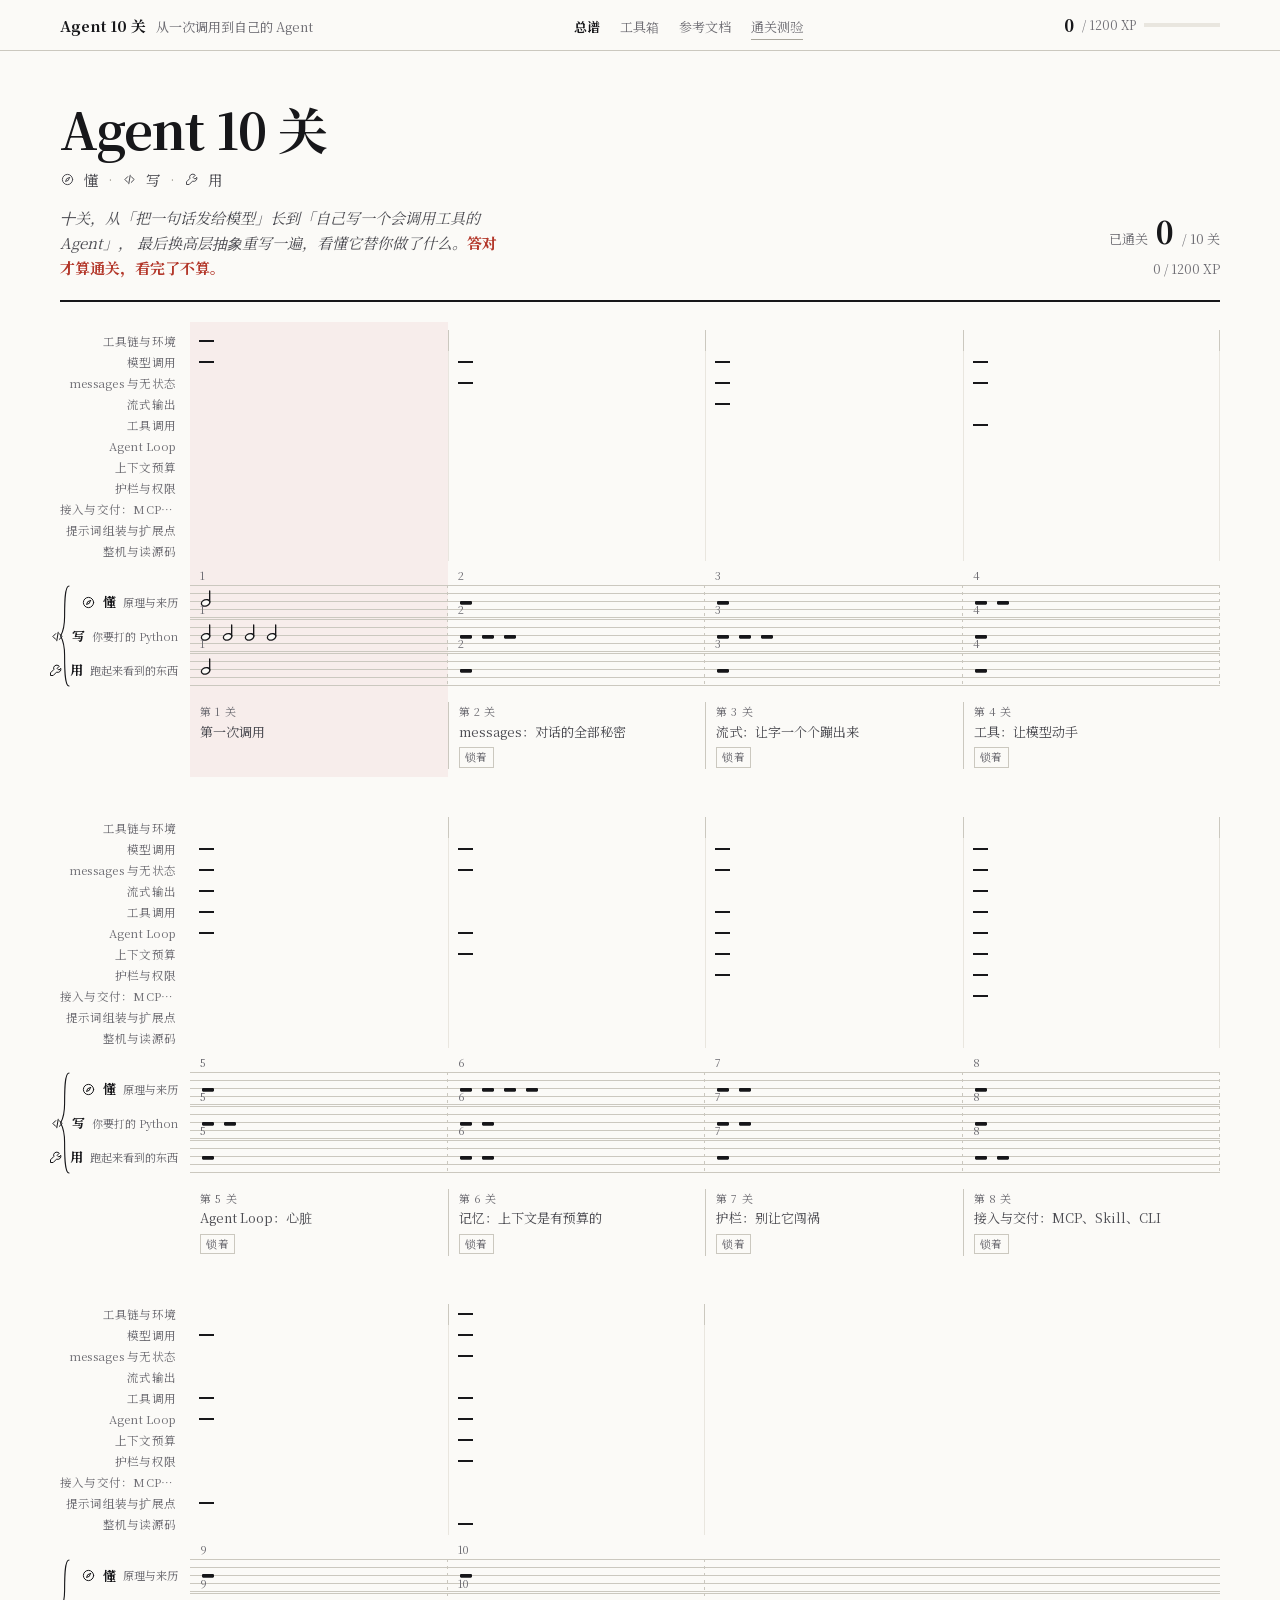
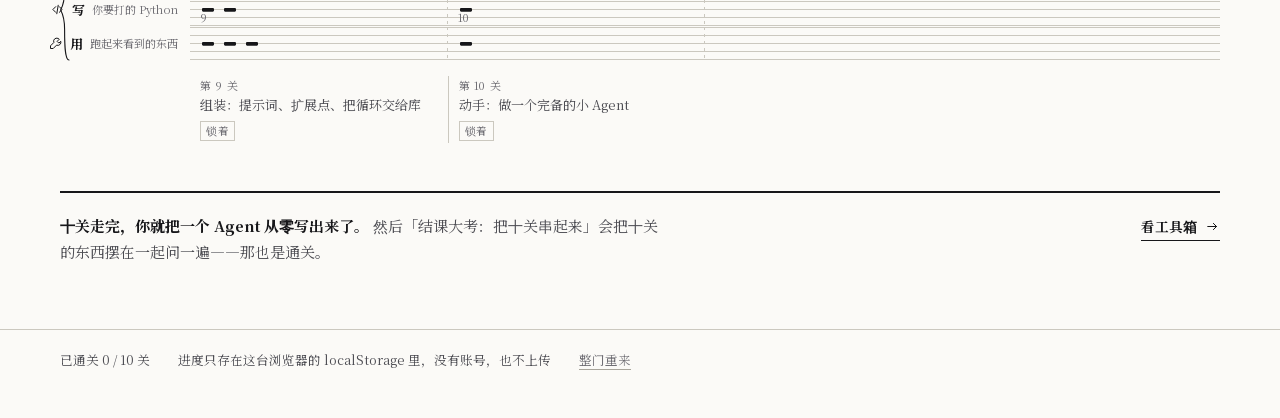
<file: AgentX/课程教程站点/index.html>
<!doctype html>
<html lang="zh-CN">
  <head>
    <meta charset="UTF-8" />
    <meta name="viewport" content="width=device-width, initial-scale=1.0" />
    <title>Agent 10 关 · 从一次调用到自己的 Agent</title>
    <meta
      name="description"
      content="十关 Python 课程：从把一句话发给模型，到自己写一个完备的 Agent，再到读别人的源码。每关都有讲解、架构图、可动手的演示和通关测验。"
    />
    <link rel="icon" type="image/svg+xml" href="./favicon.svg" />
    <meta name="theme-color" content="#fbfaf7" />
    <script type="module" crossorigin src="./assets/index-D-KD6vcd.js"></script>
    <link rel="stylesheet" crossorigin href="./assets/index-BgAzzBqr.css">
  </head>
  <body>
    <div id="app"></div>
  </body>
</html>
</file>
<file: AgentX/课程教程站点/assets/index-BgAzzBqr.css>
._app_1gezo_1{min-height:100vh;display:flex;flex-direction:column}._skip_1gezo_7{position:absolute;left:-9999px;top:0;z-index:60;padding:10px 18px;background:var(--ink);color:var(--paper);font-size:13px}._skip_1gezo_7:focus{left:0}._head_1gezo_23{position:sticky;top:0;z-index:20;background:color-mix(in srgb,var(--paper) 95%,transparent);border-bottom:1px solid var(--rule)}._headIn_1gezo_31{max-width:var(--shell);margin:0 auto;padding:10px clamp(18px,3.4vw,40px);display:flex;align-items:baseline;justify-content:space-between;gap:22px}._brand_1gezo_41{font-size:15px;font-weight:700;white-space:nowrap}._brand_1gezo_41 span{font-weight:400;font-size:13px;color:var(--ink-3);margin-left:10px}._nav_1gezo_54{display:flex;align-items:baseline;gap:20px;font-size:13px;color:var(--ink-3)}._nav_1gezo_54 a:hover{color:var(--ink)}._nav_1gezo_54 a[aria-current=page]{color:var(--ink);font-weight:700}._examLink_1gezo_71{border-bottom:1px solid var(--rule-2)}._examLink_1gezo_71:hover{border-bottom-color:var(--vermilion);color:var(--vermilion)}._xp_1gezo_80{display:flex;align-items:center;gap:8px;font-size:12px;color:var(--ink-3);white-space:nowrap}._xpNum_1gezo_89{font-family:var(--font-figure);font-variant-numeric:lining-nums tabular-nums;font-size:17px;font-weight:700;color:var(--ink)}._xpBar_1gezo_97{display:block;width:76px;height:4px;background:var(--paper-3);overflow:hidden}._xpBar_1gezo_97 i{display:block;height:100%;background:var(--ink)}._main_1gezo_111{flex:1}._main_1gezo_111:focus,._main_1gezo_111:focus-visible{outline:none}._foot_1gezo_122{border-top:1px solid var(--rule);margin-top:64px}._footIn_1gezo_127{max-width:var(--shell);margin:0 auto;padding:20px clamp(18px,3.4vw,40px) 46px;display:flex;flex-wrap:wrap;align-items:baseline;gap:8px 28px;font-size:12.5px;color:var(--ink-2)}._quiet_1gezo_139{background:none;border:0;padding:0;font-family:inherit;font-size:12.5px;color:var(--ink-3);border-bottom:1px solid var(--rule-2);cursor:pointer}._quiet_1gezo_139:hover{color:var(--vermilion);border-bottom-color:var(--vermilion)}@media(max-width:760px){._brand_1gezo_41 span,._xpBar_1gezo_97{display:none}._headIn_1gezo_31{flex-wrap:wrap;row-gap:6px}._nav_1gezo_54{order:3;width:100%;gap:16px}._nav_1gezo_54 a{white-space:nowrap}}.mark[data-v-0b42496d]{display:block;flex:none}.brace-mark[data-v-0b42496d]{stroke-linejoin:round}.note-glyph[data-v-67e9ed26]{display:block;flex:none;overflow:visible}.ink[data-v-67e9ed26],.head[data-v-67e9ed26]{stroke:currentColor;stroke-width:1.35;vector-effect:non-scaling-stroke}.rest .ink[data-v-67e9ed26]{fill:currentColor}.rehearsed .head[data-v-67e9ed26]{fill:var(--paper)}.ensemble .head[data-v-67e9ed26]{fill:currentColor}.stem[data-v-67e9ed26]{stroke:currentColor;stroke-width:1.35;stroke-linecap:round;vector-effect:non-scaling-stroke;fill:none}._page_120a3_1{max-width:var(--shell);margin:0 auto;padding:clamp(26px,4vw,50px) clamp(18px,3.4vw,40px) 0}._head_120a3_8{display:flex;align-items:flex-end;justify-content:space-between;gap:clamp(20px,4vw,60px);padding-bottom:20px;border-bottom:2px solid var(--ink)}._head_120a3_8 h1{font-size:clamp(30px,4.4vw,50px);line-height:1.08;font-weight:700;letter-spacing:-.02em}._voices_120a3_24{margin-top:12px;font-size:14.5px;color:var(--ink-2);display:flex;align-items:center;gap:9px;flex-wrap:wrap}._voices_120a3_24 i{font-style:normal;color:var(--rule-2)}._character_120a3_40{margin-top:14px;max-width:56ch;font-size:15px;color:var(--ink-2);font-family:var(--font-figure);font-style:italic;line-height:1.65}._character_120a3_40 em{font-style:normal;color:var(--vermilion);font-weight:700}._headRight_120a3_56{flex:none;display:flex;flex-direction:column;align-items:flex-end;gap:8px;text-align:right}._standing_120a3_65{display:flex;align-items:baseline;gap:8px;font-size:13px;color:var(--ink-3)}._standing_120a3_65 b{font-family:var(--font-figure);font-size:30px;font-weight:700;line-height:1;color:var(--ink);font-variant-numeric:lining-nums tabular-nums}._xpLine_120a3_82{font-size:12.5px;color:var(--ink-3)}._examCta_120a3_87{margin-top:4px;display:inline-flex;align-items:center;gap:8px;font-size:13.5px;font-weight:700;border-bottom:1px solid var(--ink);padding-bottom:2px}._examCta_120a3_87:hover{color:var(--vermilion);border-bottom-color:var(--vermilion)}._score_120a3_104{margin-top:28px}._system_120a3_108{position:relative;display:block;margin-bottom:48px}._colLink_120a3_115{position:absolute;top:-8px;bottom:-8px;z-index:2;left:calc(var(--gutter) + (100% - var(--gutter)) * var(--i) / var(--n));width:calc((100% - var(--gutter)) / var(--n));transition:background .16s var(--ease)}._colLink_120a3_115:hover{background:#17171a08}._here_120a3_130{position:absolute;top:-8px;bottom:-8px;z-index:0;left:calc(var(--gutter) + (100% - var(--gutter)) * var(--i) / var(--n));width:calc((100% - var(--gutter)) / var(--n));background:var(--here);pointer-events:none}._strip_120a3_141,._staves_120a3_142,._lyricRow_120a3_143{position:relative;z-index:1}._stripRow_120a3_148,._staff_120a3_149,._lyricRow_120a3_143{display:grid;grid-template-columns:var(--gutter) repeat(var(--n, 4),minmax(0,1fr))}._stripRow_120a3_148{align-items:center;min-height:21px}._stripName_120a3_161{font-family:var(--font-figure);font-size:11.5px;letter-spacing:.02em;color:var(--ink-3);padding-right:14px;text-align:right;white-space:nowrap;overflow:hidden;text-overflow:ellipsis}._stripName_120a3_161:hover{color:var(--vermilion)}._stripCell_120a3_177{height:21px;display:flex;align-items:center;padding-left:9px;border-left:1px solid var(--rule)}._stripName_120a3_161+._stripCell_120a3_177{border-left:0}._stripCell_120a3_177:last-of-type{border-right:1px solid var(--rule)}._stripMark_120a3_193{display:block;width:15px;height:2px;background:var(--ink)}._stripRow_120a3_148+._stripRow_120a3_148 ._stripCell_120a3_177{border-left-color:var(--paper-3);border-right-color:var(--paper-3)}._staves_120a3_142{position:relative;padding-top:24px}._brace_120a3_211{position:absolute;left:0;top:24px;bottom:0;color:var(--ink);display:flex;align-items:center}._staff_120a3_149{height:var(--staff-h)}._staffLabel_120a3_226{display:flex;align-items:center;justify-content:flex-end;gap:7px;padding-right:12px;font-size:13px;font-weight:700;white-space:nowrap}._staffLabel_120a3_226 em{font-style:normal;font-size:11px;font-weight:400;color:var(--ink-3)}._staffBed_120a3_246{grid-column:2 / -1;position:relative;background-image:repeating-linear-gradient(to bottom,var(--rule) 0 1px,transparent 1px 8px)}._notes_120a3_252{position:absolute;top:0;right:0;bottom:0;left:0;display:grid;grid-template-columns:repeat(var(--n, 4),minmax(0,1fr))}._measure_120a3_259{position:relative;display:flex;align-items:center;gap:6px;padding-left:10px;min-width:0}._measureNo_120a3_268{position:absolute;top:-19px;left:10px;font-family:var(--font-figure);font-size:11px;color:var(--ink-3);font-variant-numeric:lining-nums tabular-nums}._measure_120a3_259:after{content:"";position:absolute;right:0;top:0;bottom:0;width:1px;background:repeating-linear-gradient(to bottom,var(--rule) 0 3px,transparent 3px 7px)}._bar_120a3_292{position:absolute;right:0;top:0;bottom:0;width:1px;background:var(--bar);transform:scaleY(var(--closed, 0));transform-origin:top}._closed_120a3_304 ._bar_120a3_292{width:4px;background:linear-gradient(to right,var(--ink) 0 1.5px,transparent 1.5px 2.5px,var(--ink) 2.5px 4px)}._lyricRow_120a3_143{padding-top:15px}._lyric_120a3_143{padding:0 14px 0 10px;border-left:1px solid var(--rule)}._lyricRow_120a3_143>div:first-child+._lyric_120a3_143{border-left:0}._lyricNo_120a3_328{display:block;font-family:var(--font-figure);font-size:11px;letter-spacing:.06em;color:var(--ink-3);font-variant-numeric:lining-nums tabular-nums}._lyricTitle_120a3_337{display:block;font-size:13px;line-height:1.5;color:var(--ink-2)}._lyricLock_120a3_344{display:inline-block;margin-top:3px;font-size:10.5px;letter-spacing:.06em;color:var(--ink-3);border:1px solid var(--rule);padding:0 5px}._close_120a3_304{border-top:2px solid var(--ink);margin-top:8px;padding-top:20px;display:flex;align-items:baseline;justify-content:space-between;gap:30px;flex-wrap:wrap}._close_120a3_304 p{max-width:68ch;font-size:15px;color:var(--ink-2)}._close_120a3_304 p b{color:var(--ink)}._closeLink_120a3_376{font-size:13.5px;font-weight:700;display:inline-flex;align-items:center;gap:8px;border-bottom:1px solid var(--ink);padding-bottom:2px}._closeLink_120a3_376:hover{color:var(--vermilion);border-bottom-color:var(--vermilion)}@media(max-width:880px){:root{--gutter: 84px}._head_120a3_8{flex-direction:column;align-items:flex-start}._headRight_120a3_56{align-items:flex-start;text-align:left}._measure_120a3_259,._stripCell_120a3_177,._lyric_120a3_143{border-left:0;border-right:0}._stripCell_120a3_177:last-of-type{border-right:0}._stripRow_120a3_148+._stripRow_120a3_148 ._stripCell_120a3_177{border-left-color:transparent;border-right-color:transparent}._measure_120a3_259{padding-left:8px}}@media(max-width:620px){:root{--gutter: 70px}._stripName_120a3_161{font-size:10px;padding-right:8px}._staffLabel_120a3_226 em{display:none}}._wrap_kndso_1{margin:18px 0;border:1px solid var(--rule-2);background:var(--paper-2)}._head_kndso_7{display:flex;justify-content:space-between;gap:16px;padding:6px 13px;border-bottom:1px solid var(--rule);font-size:11px;letter-spacing:.04em;color:var(--ink-3)}._lang_kndso_18{font-family:var(--font-figure);color:var(--ink-2)}._src_kndso_23{font-family:var(--font-mono);color:var(--ink-2);overflow:hidden;text-overflow:ellipsis;white-space:nowrap}._pre_kndso_31{margin:0;padding:15px 17px;overflow-x:auto;background:var(--paper)}._code_kndso_38{font-family:var(--font-mono);font-size:12.75px;line-height:1.78;color:var(--ink);white-space:pre}._plain_kndso_47{display:grid;grid-template-columns:40px minmax(0,1fr);gap:12px;align-items:baseline;padding:11px 14px;border-top:1px solid var(--rule);font-size:13.5px;line-height:1.7;color:var(--ink-2)}._plain_kndso_47 b{font-size:11px;letter-spacing:.04em;color:var(--ok);text-align:right}._code_kndso_38 .k{color:var(--vermilion)}._code_kndso_38 .s{color:var(--ok)}._code_kndso_38 .c{color:var(--ink-3)}._code_kndso_38 .n{color:var(--ink-2)}._code_kndso_38 .f{color:var(--ink);font-weight:700}._code_kndso_38 .b{color:var(--ink-2);font-weight:700}@media(max-width:620px){._code_kndso_38{white-space:pre-wrap;overflow-wrap:anywhere}}._wrap_1c52c_1{margin:22px 0;border-top:1px solid var(--ink);border-bottom:1px solid var(--ink);padding:16px 0}._title_1c52c_8{font-size:11.5px;letter-spacing:.08em;color:var(--ink-3);margin-bottom:12px}._list_1c52c_15{list-style:none;margin:0;padding:0}._item_1c52c_21{display:grid;grid-template-columns:108px minmax(0,1fr);gap:16px;align-items:baseline;padding:10px 0}._item_1c52c_21+._item_1c52c_21{border-top:1px dashed var(--rule)}._date_1c52c_33{font-family:var(--font-figure);font-size:12.5px;font-variant-numeric:lining-nums tabular-nums;color:var(--ink-3);text-align:right}._what_1c52c_41{font-size:15px;line-height:1.7;color:var(--ink)}._why_1c52c_47{margin-top:4px;font-size:14px;line-height:1.72;color:var(--ink-2)}._source_1c52c_54{display:inline-block;margin-top:6px;font-family:var(--font-mono);font-size:11.5px;color:var(--ink-3);border-bottom:1px solid var(--rule-2)}._source_1c52c_54:hover{color:var(--vermilion);border-bottom-color:var(--vermilion)}@media(max-width:620px){._item_1c52c_21{grid-template-columns:1fr;gap:4px}._date_1c52c_33{text-align:left}}._frame_1n2du_1{margin:22px 0;border:1px solid var(--ink);background:var(--paper-2)}._head_1n2du_7{display:flex;align-items:baseline;gap:12px;padding:10px 16px;background:var(--paper);border-bottom:1px solid var(--ink)}._badge_1n2du_16{flex:none;font-size:11px;letter-spacing:.1em;color:var(--paper);background:var(--ink);padding:2px 7px 3px}._title_1n2du_25{font-size:15px;font-weight:700;color:var(--ink)}._hint_1n2du_31{display:block;font-size:13px;color:var(--ink-2);line-height:1.6;margin-top:2px}._controls_1n2du_39{display:flex;flex-wrap:wrap;align-items:center;gap:9px;padding:12px 16px;border-bottom:1px solid var(--rule)}._body_1n2du_48{padding:16px}@media(max-width:620px){._head_1n2du_7,._controls_1n2du_39,._body_1n2du_48{padding-left:12px;padding-right:12px}}._grid_1ioao_15{display:grid;grid-template-columns:repeat(auto-fit,minmax(260px,1fr));gap:12px}._grid3_1ioao_27{display:grid;grid-template-columns:repeat(auto-fit,minmax(190px,1fr));gap:10px}._pane_1ioao_41{background:var(--paper);border:1px solid var(--rule);padding:11px 13px;min-height:96px;min-width:0}._paneTitle_1ioao_57{font-size:11px;letter-spacing:.06em;color:var(--ink-3);margin-bottom:9px;display:flex;justify-content:space-between;gap:10px}._paneCount_1ioao_77{font-family:var(--font-figure);font-variant-numeric:lining-nums tabular-nums;color:var(--ink-2)}._empty_1ioao_89{font-size:13px;color:var(--ink-3);font-style:italic}._msg_1ioao_107{border:1px solid var(--rule);padding:7px 10px;margin:6px 0;font-size:13px;line-height:1.65;color:var(--ink-2);word-break:break-word}._msg_1ioao_107:first-child{margin-top:0}._role_1ioao_135{display:block;font-family:var(--font-mono);font-size:10px;letter-spacing:.08em;text-transform:uppercase;margin-bottom:3px;color:var(--ink-3)}._user_1ioao_155{background:var(--paper)}._user_1ioao_155 ._role_1ioao_135{color:var(--ink)}._assistant_1ioao_171{background:var(--ok-wash)}._assistant_1ioao_171 ._role_1ioao_135{color:var(--ok)}._tool_1ioao_187{background:var(--vermilion-wash)}._tool_1ioao_187 ._role_1ioao_135{color:var(--vermilion)}._system_1ioao_203{background:var(--paper-2)}._sending_1ioao_213{box-shadow:inset 0 0 0 1px var(--ink);background:var(--paper-2)}._events_1ioao_225{max-height:260px;overflow-y:auto}._event_1ioao_225{display:flex;align-items:baseline;gap:8px;padding:4px 7px;margin:3px 0;font-family:var(--font-mono);font-size:11.5px;color:var(--ink-2);background:var(--paper-2)}._eventName_1ioao_259{color:var(--vermilion);flex:none}._eventBody_1ioao_269{color:var(--ink-3);overflow:hidden;text-overflow:ellipsis;white-space:nowrap}._phase_1ioao_285{padding:9px 12px;background:var(--paper-2);border:1px dashed var(--rule-2);font-size:13px;line-height:1.7;color:var(--ink-2)}._phase_1ioao_285 b{color:var(--ink)}._actions_1ioao_313{display:flex;flex-wrap:wrap;align-items:center;gap:8px}._btn_1ioao_327{padding:6px 13px;background:transparent;border:1px solid var(--rule-2);font-family:inherit;font-size:13px;color:var(--ink-2);cursor:pointer;transition:border-color .15s var(--ease),color .15s var(--ease)}._btn_1ioao_327:hover:not(:disabled){border-color:var(--ink);color:var(--ink)}._btn_1ioao_327:disabled{opacity:.4;cursor:not-allowed}._primary_1ioao_369{background:var(--ink);border-color:var(--ink);color:var(--paper);font-weight:700}._primary_1ioao_369:hover:not(:disabled){background:var(--vermilion);border-color:var(--vermilion);color:var(--paper)}._input_1ioao_397{flex:1 1 220px;min-width:0;padding:6px 10px;background:var(--paper);border:1px solid var(--rule-2);font-family:inherit;font-size:13.5px;color:var(--ink)}._input_1ioao_397:focus-visible{outline:2px solid var(--vermilion);outline-offset:1px}._select_1ioao_429{padding:6px 10px;background:var(--paper);border:1px solid var(--rule-2);font-family:inherit;font-size:13px;color:var(--ink)}._label_1ioao_447{font-size:12px;color:var(--ink-3)}._bar_1ioao_459{height:5px;background:var(--paper-3);overflow:hidden}._barFill_1ioao_471{display:block;height:100%;background:var(--ink)}._barWarn_1ioao_483{background:var(--vermilion)}._fig_1ioao_493{font-family:var(--font-figure);font-variant-numeric:lining-nums tabular-nums}._mono_1ioao_503{font-family:var(--font-mono);font-size:11.5px}._code_1ioao_513{font-family:var(--font-mono);font-size:11.5px;line-height:1.7;color:var(--ink);white-space:pre-wrap;word-break:break-word}._kv_1ioao_531{display:grid;grid-template-columns:auto minmax(0,1fr);gap:4px 10px;font-size:12px;color:var(--ink-3)}._kv_1ioao_531 b{font-weight:400;color:var(--ink-2);text-align:right}._hint_1ioao_559{font-size:12.5px;color:var(--ink-3);line-height:1.6}._chips_1ioao_571{display:flex;flex-wrap:wrap;gap:5px}._chip_1ioao_571{font-size:11.5px;padding:2px 8px 3px;border:1px solid var(--rule-2);color:var(--ink-3)}._chipOn_1ioao_597{background:var(--ink);border-color:var(--ink);color:var(--paper)}._chipOk_1ioao_609{background:var(--ok-wash);border-color:var(--ok);color:var(--ok)}._chipBad_1ioao_621{background:var(--vermilion-wash);border-color:var(--vermilion);color:var(--vermilion)}._blockTitle_dhvh_3{margin:12px 0 5px;font-family:var(--font-mono);font-size:11px;letter-spacing:.06em;color:var(--ink-3)}._json_dhvh_12{padding:9px 11px;background:var(--paper-2);border:1px solid var(--rule);max-height:190px;overflow:auto}._scroll_14591_3{max-height:330px;overflow-y:auto;padding-right:2px}._note_14591_9{margin-top:10px}._status_luunl_3{margin-bottom:8px}._stream_luunl_7{min-height:104px;padding:9px 11px;background:var(--paper-2);border:1px solid var(--rule);font-size:14.5px;line-height:1.85;color:var(--ink);word-break:break-word}._cursor_luunl_18{display:inline-block;width:.5em;height:1em;margin-left:2px;vertical-align:-.12em;background:var(--ink);animation:_blink_luunl_1 1s step-end infinite}@keyframes _blink_luunl_1{0%,50%{opacity:1}51%,to{opacity:0}}._note_luunl_39{margin-top:10px}._cols_1g8lz_4{align-items:start}._list_1g8lz_8{max-height:340px;overflow-y:auto}._call_1g8lz_16{margin-top:6px;padding:6px 9px;background:var(--paper-2);border:1px solid var(--rule)}._callTool_1g8lz_23{font-family:var(--font-mono);font-size:10.5px;letter-spacing:.04em;color:var(--vermilion);margin-bottom:3px}._callArg_1g8lz_31{font-family:var(--font-mono);font-size:11.5px;line-height:1.7;color:var(--ink-2);padding-left:10px}._chips_1g8lz_39{margin-bottom:10px}._phase_1g8lz_43 b{margin-right:5px}._kv_1g8lz_47{margin-top:11px}._sheet_1g8lz_51{margin-top:12px;padding:8px 10px;background:var(--paper-2);border:1px solid var(--rule)}._sheetTitle_1g8lz_58{font-size:11px;letter-spacing:.06em;color:var(--ink-3);margin-bottom:5px}._result_1g8lz_65{margin:0;padding:7px 9px;background:var(--paper);border:1px solid var(--rule);color:var(--ink)}._done_1g8lz_73{margin-top:12px;padding:8px 11px;border:1px solid var(--ok);background:var(--ok-wash);color:var(--ok);font-size:12.5px;line-height:1.7}._cols_1moyv_4{align-items:start}._sheet_1moyv_9{background:var(--paper-2);border:1px solid var(--rule);padding:8px 10px}._sheetTitle_1moyv_15{font-size:11px;letter-spacing:.06em;color:var(--ink-3);margin-bottom:6px}._lines_1moyv_22{list-style:none;overflow-x:auto}._line_1moyv_22{display:flex;align-items:baseline;gap:9px;font-family:var(--font-mono);font-size:11.5px;line-height:1.75;color:var(--ink-3);padding:0 4px;transition:background .2s var(--ease)}._lineOn_1moyv_40{background:var(--paper-3);box-shadow:inset 0 0 0 1px var(--vermilion);color:var(--ink)}._no_1moyv_46{flex:none;width:16px;text-align:right;color:var(--ink-3);font-variant-numeric:lining-nums tabular-nums}._text_1moyv_54{white-space:pre}._cond_1moyv_58{flex:none;margin-left:10px;padding:0 5px;background:var(--ok-wash);color:var(--ok);font-size:10.5px;white-space:pre}._condOff_1moyv_68{background:var(--vermilion-wash);color:var(--vermilion)}._rounds_1moyv_74{margin-top:10px}._kv_1moyv_79,._phase_1moyv_83{margin-top:11px}._phase_1moyv_83 b{margin-right:5px}._list_1moyv_92{max-height:420px;overflow-y:auto}._call_1moyv_97{margin-top:6px;padding:6px 9px;background:var(--paper-2);border:1px solid var(--rule)}._callTool_1moyv_104{font-family:var(--font-mono);font-size:10.5px;letter-spacing:.04em;color:var(--vermilion);margin-bottom:3px}._callArg_1moyv_112{font-family:var(--font-mono);font-size:11.5px;line-height:1.7;color:var(--ink-2);padding-left:10px}._result_1moyv_120{margin:0;padding:7px 9px;background:var(--paper);border:1px solid var(--rule);color:var(--ink)}._done_1moyv_128{margin-top:12px;padding:8px 11px;border:1px solid var(--ok);background:var(--ok-wash);color:var(--ok);font-size:12.5px;line-height:1.7}._meter_ngc0x_3{display:grid;gap:6px;margin:12px 0 14px}._barWrap_ngc0x_10{position:relative}._warnZone_ngc0x_14{position:absolute;top:0;bottom:0;left:80%;right:0;background:var(--vermilion-wash);border-left:1px dashed var(--vermilion);z-index:0}._fill_ngc0x_27{position:relative;z-index:1;width:100%;transform-origin:left center;transform:scaleX(0);transition:transform .42s var(--ease)}._meterNote_ngc0x_36{display:flex;flex-wrap:wrap;justify-content:space-between;gap:10px}._overNote_ngc0x_43{color:var(--vermilion)}._scroll_ngc0x_47{max-height:330px;overflow-y:auto;padding-right:2px}._over_ngc0x_43{outline:1px dashed var(--vermilion);outline-offset:-1px}._dropped_ngc0x_60{outline:1px dashed var(--rule-2);outline-offset:-1px;background:var(--paper-2);opacity:.72}._insert_ngc0x_67{outline:1px solid var(--ok);outline-offset:-1px}._tag_ngc0x_72{margin-left:6px;padding:0 5px;border:1px solid var(--rule-2);color:var(--ink-3);font-size:10px;letter-spacing:0}._note_ngc0x_81{margin-top:10px}._wrap_lr6zk_4{display:flex;flex-direction:column;gap:11px}._pipe_lr6zk_10{align-items:center;gap:6px}._sep_lr6zk_15{color:var(--ink-3);font-size:12px}._phase_lr6zk_20 b{margin-right:5px}._confirm_lr6zk_25{padding:10px 12px;border:1px solid var(--vermilion);background:var(--vermilion-wash)}._question_lr6zk_31{font-size:13px;line-height:1.7;color:var(--ink-2);margin-bottom:9px}._events_lr6zk_38{max-height:200px}._closing_lr6zk_42{font-size:12.5px;line-height:1.75;color:var(--ink-3);border-top:1px solid var(--rule);padding-top:10px}._wrap_d4w1t_4{display:flex;flex-direction:column;gap:12px}._phase_d4w1t_10 b{margin-right:5px}._cols_d4w1t_14{align-items:start}._pane_d4w1t_18{transition:opacity .25s var(--ease),box-shadow .25s var(--ease)}._on_d4w1t_23{box-shadow:inset 0 0 0 1px var(--ink)}._off_d4w1t_27{opacity:.55}._lines_d4w1t_32{list-style:none;max-height:380px;overflow:auto;padding-right:4px}._line_d4w1t_32{display:grid;grid-template-rows:1fr;overflow:hidden;transition:grid-template-rows .42s var(--ease),opacity .3s var(--ease)}._folded_d4w1t_47{grid-template-rows:0fr;opacity:0}._row_d4w1t_52{display:flex;gap:10px;min-height:0;font-family:var(--font-mono);font-size:11.5px;line-height:1.75}._no_d4w1t_61{flex:none;width:22px;text-align:right;color:var(--ink-3);font-variant-numeric:lining-nums tabular-nums}._text_d4w1t_69{white-space:pre;color:var(--ink-2)}._out_d4w1t_75 ._text_d4w1t_69{color:var(--ink)}._soft_d4w1t_80 ._text_d4w1t_69{color:var(--ink-3)}._sheet_d4w1t_85{background:var(--paper-2);border:1px solid var(--rule);padding:8px 10px}._block_d4w1t_91{margin:0}._kv_d4w1t_95{margin-top:11px}._note_d4w1t_99{margin-top:10px}._item_d4w1t_104{margin-top:9px}._item_d4w1t_104:first-of-type{margin-top:0}._key_d4w1t_112{display:block;font-size:13px;color:var(--ink);font-weight:700;margin-bottom:2px}._value_d4w1t_120{font-size:12.5px;line-height:1.7;color:var(--ink-3)}._wrap_penps_4{display:flex;flex-direction:column;gap:12px}._phase_penps_10 b{margin-right:5px}._meters_penps_14{display:grid;gap:10px}._meter_penps_14{display:grid;gap:6px}._barWrap_penps_24{position:relative}._warnZone_penps_29{position:absolute;top:0;bottom:0;left:80%;right:0;background:var(--vermilion-wash);border-left:1px dashed var(--vermilion);z-index:0}._fill_penps_40{position:relative;z-index:1;width:100%;transform-origin:left center;transform:scaleX(0);transition:transform .42s var(--ease)}._fillOk_penps_50{background:var(--ok)}._meterNote_penps_54{display:flex;flex-wrap:wrap;gap:6px 14px}._over_penps_60{color:var(--vermilion)}._scroll_penps_64{max-height:330px;overflow-y:auto;padding-right:2px}._compressed_penps_71{outline:1px dashed var(--rule-2);outline-offset:-1px;background:var(--paper-2);opacity:.72}._kept_penps_79{box-shadow:inset 0 0 0 1px var(--ink)}._insert_penps_83{outline:1px solid var(--ok);outline-offset:-1px}._groupHead_penps_88{font-size:11px;letter-spacing:.06em;color:var(--ink-3);border-top:1px solid var(--rule);margin-top:8px;padding-top:7px}._tag_penps_97{margin-left:6px;padding:0 5px;border:1px solid var(--rule-2);color:var(--ink-3);font-size:10px;letter-spacing:0}._tagBad_penps_107{border-color:var(--vermilion);color:var(--vermilion)}._sum_penps_112{margin-left:6px;font-size:10px;color:var(--ink-3)}._note_penps_118{margin-top:10px}._wrap_ekv03_3{display:flex;flex-direction:column;gap:12px}._meter_ekv03_9{display:grid;gap:6px}._barWrap_ekv03_14{position:relative}._warnZone_ekv03_18{position:absolute;top:0;bottom:0;left:80%;right:0;background:var(--vermilion-wash);border-left:1px dashed var(--vermilion);z-index:0}._fill_ekv03_29{position:relative;z-index:1;width:100%;transform-origin:left center;transform:scaleX(0);transition:transform .42s var(--ease)}._meterNote_ekv03_38{display:flex;flex-wrap:wrap;gap:6px 14px}._phase_ekv03_44 b{margin-right:5px}._list_ekv03_49{max-height:300px;overflow-y:auto;padding-right:2px}._skill_ekv03_55{border-bottom:1px solid var(--rule);padding:6px 0}._skill_ekv03_55:last-child{border-bottom:0}._skillHead_ekv03_64{display:flex;flex-wrap:wrap;justify-content:space-between;gap:8px}._skillName_ekv03_71{color:var(--ink)}._skillCost_ekv03_75{font-size:11px;color:var(--ink-3)}._skillUse_ekv03_80{font-size:12px;line-height:1.6;color:var(--ink-3);margin-top:2px}._layers_ekv03_88{display:flex;flex-direction:column;gap:8px}._layer_ekv03_88{border:1px solid var(--rule);padding:8px 10px}._layerOn_ekv03_100{border-color:var(--rule-2)}._layerHead_ekv03_104{display:flex;flex-wrap:wrap;align-items:baseline;gap:7px}._layerNo_ekv03_111{font-size:11.5px;color:var(--ink-3)}._layerName_ekv03_116{font-size:13px;font-weight:700;color:var(--ink)}._layerCost_ekv03_122{margin-left:auto;font-size:11.5px;color:var(--ink-2)}._layerBody_ekv03_128{font-size:12px;line-height:1.65;color:var(--ink-2);margin-top:5px}._note_ekv03_135{margin-top:10px}._wrap_157hy_4{display:flex;flex-direction:column;gap:12px}._phase_157hy_10 b{margin-right:5px}._list_157hy_14{list-style:none;border-top:1px solid var(--rule)}._row_157hy_19{display:grid;grid-template-columns:22px 78px minmax(0,1fr) auto;align-items:baseline;gap:9px;padding:7px 0;border-bottom:1px solid var(--rule)}._pending_157hy_29{border-bottom-style:dashed;border-bottom-color:var(--rule-2);opacity:.75}._no_157hy_35{font-size:11.5px;color:var(--ink-3)}._name_157hy_40{font-size:13px;font-weight:700;color:var(--ink)}._what_157hy_46{font-size:12.5px;line-height:1.6;color:var(--ink-2);min-width:0}._source_157hy_53{display:flex;flex-wrap:wrap;gap:5px;justify-content:flex-end}._conditionalNote_157hy_60{font-size:12.5px;line-height:1.7;color:var(--ink-2)}._skips_157hy_66{border-top:1px solid var(--rule);margin-top:10px;padding-top:9px}._skipHead_157hy_72{font-size:11px;letter-spacing:.06em;color:var(--ink-3);margin-bottom:6px}._skipRow_157hy_79{display:flex;flex-wrap:wrap;align-items:baseline;gap:7px;font-size:12.5px;line-height:1.65;color:var(--ink-2)}._skipRowEmpty_157hy_89{font-size:12.5px;line-height:1.65;color:var(--ink-3)}._note_157hy_95{margin-top:10px}@media(max-width:760px){._row_157hy_19{grid-template-columns:22px minmax(0,1fr);gap:4px 9px}._no_157hy_35{grid-row:span 3}._name_157hy_40,._what_157hy_46,._source_157hy_53{grid-column:2}._source_157hy_53{justify-content:flex-start}}._wrap_g6ez6_4{display:flex;flex-direction:column;gap:12px}._phase_g6ez6_10 b{margin-right:5px}._rows_g6ez6_14{display:flex;flex-direction:column;gap:6px}._row_g6ez6_14{display:flex;flex-wrap:wrap;align-items:baseline;gap:7px;border:1px solid var(--rule);padding:6px 9px}._name_g6ez6_29{color:var(--ink)}._from_g6ez6_33{flex:1 1 100%;font-size:11.5px;line-height:1.6;color:var(--ink-3)}._loopLine_g6ez6_41{border:1px solid var(--rule);background:var(--paper-2);padding:7px 9px;color:var(--ink)}._tools_g6ez6_48{margin-top:8px}._json_g6ez6_52{font-size:12.5px;line-height:1.7;color:var(--ink);word-break:break-all}._toolsEmpty_g6ez6_59{font-size:12.5px;line-height:1.65;color:var(--ink-3);margin-top:5px}._toolsNote_g6ez6_66{font-size:12.5px;line-height:1.65;color:var(--ink-2);margin-top:5px}._note_g6ez6_73{margin-top:10px}._frame_q4iwj_4{margin:22px 0;border:1px solid var(--ink);background:var(--paper-2)}._head_q4iwj_10{display:flex;align-items:baseline;gap:12px;padding:10px 16px;background:var(--paper);border-bottom:1px solid var(--ink)}._badge_q4iwj_19{flex:none;font-size:11px;letter-spacing:.1em;color:var(--paper);background:var(--ink);padding:2px 7px 3px}._title_q4iwj_28{font-size:15px;font-weight:700;color:var(--ink)}._hint_q4iwj_34{display:block;font-size:13px;color:var(--ink-2);line-height:1.6;margin-top:2px}._body_q4iwj_42{padding:16px}@media(max-width:620px){._head_q4iwj_10,._body_q4iwj_42{padding-left:12px;padding-right:12px}}._figure_1bs7k_10{display:flex;flex-direction:column;gap:12px}._pane_1bs7k_17{background:var(--paper);border:1px solid var(--rule);padding:11px 13px;min-width:0}._paneTitle_1bs7k_24{font-size:11px;letter-spacing:.06em;color:var(--ink-3);margin-bottom:9px}._legend_1bs7k_32{display:flex;flex-wrap:wrap;gap:6px 18px;font-size:11.5px;line-height:1.6;color:var(--ink-3)}._legendItem_1bs7k_41{display:inline-flex;align-items:center;gap:6px}._swatch_1bs7k_48{flex:none;width:14px;height:14px;background:var(--paper);border:1px solid var(--rule-2)}._swKept_1bs7k_57{border-color:var(--ink)}._swWritten_1bs7k_62{background:var(--paper-2)}._swRuntime_1bs7k_67{border-style:dashed}._swCondition_1bs7k_72{border-style:dashed;border-color:var(--vermilion)}._chip_1bs7k_78{display:inline-block;font-size:10.5px;letter-spacing:.04em;padding:1px 6px 2px;border:1px solid var(--rule-2);color:var(--ink-3);white-space:nowrap}._chipMust_1bs7k_89{background:var(--ink);border-color:var(--ink);color:var(--paper)}._chipRuntime_1bs7k_96{border-style:dashed}._chipCondition_1bs7k_101{border-style:dashed;border-color:var(--vermilion);color:var(--vermilion)}._closing_1bs7k_108{font-size:12.5px;line-height:1.75;color:var(--ink-3);border-top:1px solid var(--rule);padding-top:10px}._closing_1bs7k_108 b{color:var(--ink-2)}._mono_1bs7k_120{font-family:var(--font-mono);font-size:11.5px}._fig_1bs7k_10{font-family:var(--font-figure);font-variant-numeric:lining-nums tabular-nums}._grid_13cya_4{display:grid;grid-template-columns:minmax(0,.8fr) minmax(0,1fr) minmax(0,2.6fr);gap:0}._cell_13cya_11{border:1px solid var(--ink-2);border-right:0;padding:9px 11px;min-width:0}._cell_13cya_11:last-of-type{border-right:1px solid var(--ink-2)}._cSystem_13cya_22{background:var(--paper-2)}._cSummary_13cya_26,._cKept_13cya_30{background:var(--paper)}._label_13cya_34{display:block;font-size:10px;letter-spacing:.08em;text-transform:uppercase;color:var(--ink)}._rewritten_13cya_42{margin-left:6px;text-transform:none;letter-spacing:.04em}._intact_13cya_48{margin-left:6px;border-color:var(--ink);color:var(--ink);text-transform:none;letter-spacing:.04em}._span_13cya_56{font-size:13px;line-height:1.6;color:var(--ink-2);margin-top:4px}._stack_13cya_64{margin-top:7px;border-top:1px solid var(--rule);padding-top:6px}._keptRow_13cya_70{display:flex;align-items:baseline;gap:7px;font-size:12px;line-height:1.55;color:var(--ink-2);padding:2px 0}._keptRole_13cya_80{flex:none;width:62px;font-size:10px;letter-spacing:.08em;text-transform:uppercase;color:var(--ink-3)}._annotation_13cya_90{display:flex;align-items:flex-start;gap:6px;margin-top:6px;padding-right:8px;font-size:11.5px;line-height:1.55;color:var(--ink-3)}._tick_13cya_102{flex:none;width:1px;height:11px;margin-top:3px;background:var(--rule-2)}@media(max-width:760px){._grid_13cya_4{grid-template-columns:minmax(0,1fr)}._cell_13cya_11{border-right:1px solid var(--ink-2);border-bottom:0}._annotation_13cya_90{margin-top:4px;margin-bottom:8px}._keptRole_13cya_80{width:52px}}._cols_t6qxo_4{display:grid;grid-template-columns:repeat(auto-fit,minmax(280px,1fr));gap:12px;align-items:start}._root_t6qxo_11{font-family:var(--font-mono);font-size:12.5px;color:var(--ink);margin-bottom:7px}._tree_t6qxo_18{padding-left:2px}._node_t6qxo_23{position:relative;display:flex;flex-wrap:wrap;align-items:baseline;gap:6px;padding:4px 0 4px 22px}._node_t6qxo_23:before{content:"";position:absolute;left:7px;top:0;bottom:0;width:1px;background:var(--rule)}._node_t6qxo_23:first-child:before{top:9px}._node_t6qxo_23:last-child:before{bottom:calc(100% - 9px)}._node_t6qxo_23:after{content:"";position:absolute;left:7px;top:9px;width:11px;height:1px;background:var(--rule)}._mark_t6qxo_60{position:absolute;left:22px;top:3px;fill:none;stroke:var(--ink-3);stroke-width:1.6;stroke-linecap:round;stroke-linejoin:round}._name_t6qxo_71{margin-left:21px;color:var(--ink)}._what_t6qxo_76{flex:1 1 100%;font-size:11.5px;line-height:1.6;color:var(--ink-3);padding-left:21px}._file_t6qxo_85{border:1px solid var(--rule);background:var(--paper-2);padding:8px 10px}._fence_t6qxo_91{font-family:var(--font-mono);font-size:11.5px;color:var(--ink-3);line-height:1.4}._field_t6qxo_98{padding:7px 0;border-bottom:1px dashed var(--rule)}._field_t6qxo_98:last-of-type{border-bottom:0}._fieldHead_t6qxo_107{display:flex;flex-wrap:wrap;align-items:baseline;gap:8px}._key_t6qxo_114{color:var(--ink)}._value_t6qxo_118{font-size:12.5px;line-height:1.7;color:var(--ink-2);margin-top:3px}._fieldNote_t6qxo_125{font-size:11.5px;line-height:1.6;color:var(--ink-3);margin-top:3px;padding-left:10px;border-left:1px solid var(--rule-2)}._rows_ii8ly_4{list-style:none;border-top:1px solid var(--rule)}._row_ii8ly_4{display:grid;grid-template-columns:26px 92px minmax(0,1.7fr) auto;align-items:baseline;gap:10px;padding:7px 0;border-bottom:1px solid var(--rule)}._no_ii8ly_18{font-size:11.5px;color:var(--ink-3)}._name_ii8ly_23{font-size:13px;font-weight:700;color:var(--ink)}._what_ii8ly_29{font-size:13px;line-height:1.6;color:var(--ink-2);min-width:0}._source_ii8ly_36{display:flex;flex-wrap:wrap;gap:5px;justify-content:flex-end}._conditional_ii8ly_44{outline:1px dashed var(--vermilion);outline-offset:-1px}@media(max-width:760px){._row_ii8ly_4{grid-template-columns:24px minmax(0,1fr);gap:4px 10px;padding:9px 0}._no_ii8ly_18{grid-row:span 3}._name_ii8ly_23,._what_ii8ly_29,._source_ii8ly_36{grid-column:2}._source_ii8ly_36{justify-content:flex-start}}._prose_1k4av_1{max-width:74ch}._p_1k4av_1{margin:15px 0;font-size:16px;line-height:1.85;color:var(--ink-2)}._p_1k4av_1:first-child{margin-top:0}._h_1k4av_16{margin:26px 0 8px;font-size:16.5px;font-weight:700;color:var(--ink)}._ul_1k4av_23,._ol_1k4av_24{margin:14px 0 14px 22px;font-size:15.5px;line-height:1.85;color:var(--ink-2)}._ul_1k4av_23 li,._ol_1k4av_24 li{margin:7px 0}._note_1k4av_37{display:grid;grid-template-columns:52px minmax(0,1fr);gap:14px;align-items:baseline;margin:18px 0;padding:13px 16px;background:var(--vermilion-wash);border-top:1px solid var(--vermilion);border-bottom:1px solid var(--vermilion);font-size:14.5px;line-height:1.75;color:var(--ink-2)}._note_1k4av_37 b{font-size:11.5px;letter-spacing:.04em;color:var(--vermilion);text-align:right}._keytake_1k4av_60{display:grid;grid-template-columns:52px minmax(0,1fr);gap:14px;align-items:baseline;margin:18px 0;padding:13px 16px;background:var(--ok-wash);border-top:1px solid var(--ok);border-bottom:1px solid var(--ok);font-size:14.5px;line-height:1.75;color:var(--ink-2)}._keytake_1k4av_60 b{font-size:11.5px;letter-spacing:.04em;color:var(--ok);text-align:right}._bigidea_1k4av_83{margin:22px 0;padding:20px 22px;background:var(--paper-2);border-top:1px solid var(--ink);border-bottom:1px solid var(--ink);text-align:center;font-size:17px;line-height:1.9;color:var(--ink)}._ref_1k4av_96{display:grid;grid-template-columns:52px minmax(0,1fr);gap:2px 14px;align-items:baseline;margin:14px 0;padding:11px 16px;background:var(--paper-2);border-left:2px solid var(--rule-2);text-decoration:none;transition:background .18s var(--ease),border-color .18s var(--ease)}._ref_1k4av_96:hover{background:var(--paper-3);border-left-color:var(--ink)}._refLabel_1k4av_116{font-size:11.5px;letter-spacing:.04em;color:var(--ink-3);text-align:right}._refWhat_1k4av_123{font-size:14.5px;line-height:1.75;color:var(--ink-2)}._refUrl_1k4av_129{grid-column:2;font-family:var(--font-mono);font-size:12px;line-height:1.6;color:var(--ink-3);word-break:break-all}._table_1k4av_138{width:100%;margin:18px 0;border-collapse:collapse;font-size:14px}._table_1k4av_138 th,._table_1k4av_138 td{border:1px solid var(--rule);padding:8px 12px;text-align:left;vertical-align:top}._table_1k4av_138 th{background:var(--paper-2);font-weight:700;color:var(--ink)}._table_1k4av_138 td{color:var(--ink-2)}@media(max-width:620px){._note_1k4av_37,._keytake_1k4av_60,._ref_1k4av_96{grid-template-columns:1fr;gap:4px}._note_1k4av_37 b,._keytake_1k4av_60 b,._refLabel_1k4av_116{text-align:left}._refUrl_1k4av_129{grid-column:1}}._wrap_bzywp_1{margin-top:30px;border-top:2px solid var(--ink);padding-top:18px}._head_bzywp_7{display:flex;align-items:baseline;justify-content:space-between;gap:18px;flex-wrap:wrap}._title_bzywp_15{font-size:19px;font-weight:700}._count_bzywp_20{font-size:12.5px;color:var(--ink-3)}._fig_bzywp_25{font-family:var(--font-figure);font-variant-numeric:lining-nums tabular-nums;font-size:16px;font-weight:700;color:var(--ink)}._list_bzywp_33{list-style:none;margin:16px 0 0;padding:0}._item_bzywp_39{padding:18px 0}._item_bzywp_39+._item_bzywp_39{border-top:1px solid var(--rule)}._q_bzywp_47{display:grid;grid-template-columns:24px minmax(0,1fr);gap:10px;font-size:16px;font-weight:600;line-height:1.7;color:var(--ink)}._no_bzywp_57{font-family:var(--font-figure);font-size:12px;color:var(--ink-3);text-align:right;line-height:2.3;font-variant-numeric:lining-nums tabular-nums}._options_bzywp_66{margin-top:12px;display:flex;flex-direction:column;gap:7px;padding-left:34px}._option_bzywp_66{display:grid;grid-template-columns:24px minmax(0,1fr);gap:10px;align-items:baseline;padding:9px 13px;background:transparent;border:1px solid var(--rule-2);font-family:inherit;font-size:14.5px;line-height:1.65;color:var(--ink-2);text-align:left;cursor:pointer;transition:background .15s var(--ease),border-color .15s var(--ease)}._option_bzywp_66:hover{border-color:var(--ink);color:var(--ink)}._mark_bzywp_96{font-family:var(--font-figure);font-size:12px;color:var(--ink-3);text-align:center}._ok_bzywp_104{background:var(--ok-wash);border-color:var(--ok);color:var(--ink)}._ok_bzywp_104 ._mark_bzywp_96{color:var(--ok);font-weight:700}._no2_bzywp_116{background:var(--vermilion-wash);border-color:var(--vermilion);color:var(--ink)}._no2_bzywp_116 ._mark_bzywp_96{color:var(--vermilion);font-weight:700}._picked_bzywp_128{border-color:var(--ink);background:var(--paper-2);color:var(--ink)}._picked_bzywp_128 ._mark_bzywp_96{color:var(--ink);font-weight:700}._feedback_bzywp_139{margin-top:10px;margin-left:34px;font-size:14px;line-height:1.75;max-width:68ch}._good_bzywp_147{color:var(--ok)}._bad_bzywp_151{color:var(--vermilion)}._cleared_bzywp_155{margin-top:18px;padding:12px 16px;border-top:1px solid var(--ok);border-bottom:1px solid var(--ok);background:var(--ok-wash);color:var(--ok);font-weight:700;font-size:15px}@media(max-width:620px){._options_bzywp_66,._feedback_bzywp_139{padding-left:0;margin-left:0}}._rail_1oeg3_1{position:sticky;top:72px}._label_1oeg3_6{font-size:11px;letter-spacing:.08em;color:var(--ink-3);margin-bottom:10px}._list_1oeg3_13{list-style:none;margin:0;padding:0;position:relative}._list_1oeg3_13:before{content:"";position:absolute;left:9px;top:12px;bottom:12px;width:1px;background:var(--rule)}._item_1oeg3_31{display:grid;grid-template-columns:19px minmax(0,1fr);gap:10px;align-items:start;padding:5px 0;font-size:13px;color:var(--ink-3)}a._item_1oeg3_31:hover{color:var(--ink)}._no_1oeg3_45{position:relative;z-index:1;width:19px;height:19px;display:grid;place-items:center;background:var(--paper);border:1px solid var(--rule-2);font-family:var(--font-figure);font-size:11px;font-variant-numeric:lining-nums tabular-nums}._title_1oeg3_59{line-height:1.45;padding-top:1px}._passed_1oeg3_64{color:var(--ink-2)}._passed_1oeg3_64 ._no_1oeg3_45{background:var(--ink);border-color:var(--ink);color:var(--paper)}._locked_1oeg3_74{opacity:.55;cursor:not-allowed}._lock_1oeg3_74{grid-column:2;font-size:10.5px;color:var(--ink-3)}@media(max-width:940px){._rail_1oeg3_1{position:static}._list_1oeg3_13{display:flex;flex-wrap:wrap;gap:6px}._list_1oeg3_13:before{display:none}._item_1oeg3_31{grid-template-columns:19px;padding:0}._title_1oeg3_59,._lock_1oeg3_74{display:none}}._page_1f2kg_1{max-width:1280px;margin:0 auto;padding:clamp(24px,3.4vw,44px) clamp(18px,3.4vw,40px) 0;display:grid;grid-template-columns:190px minmax(0,1fr);gap:clamp(24px,3.6vw,52px);align-items:start}._body_1f2kg_11{min-width:0}._crumb_1f2kg_15{display:flex;gap:9px;font-size:12px;color:var(--ink-3)}._crumb_1f2kg_15 a:hover{color:var(--ink)}._head_1f2kg_26{margin-top:14px;padding-bottom:18px;border-bottom:2px solid var(--ink)}._subtitle_1f2kg_34{margin-top:8px;font-size:13.5px;color:var(--ink-3)}._head_1f2kg_26 h1{font-size:clamp(25px,3.1vw,36px);line-height:1.22;font-weight:700;letter-spacing:-.02em}._outcome_1f2kg_47{margin-top:10px;font-size:14.5px;color:var(--ink-2);max-width:70ch}._outcome_1f2kg_47 b{font-size:11.5px;letter-spacing:.04em;color:var(--ok);margin-right:6px}._concepts_1f2kg_61{margin-top:12px;display:flex;flex-wrap:wrap;gap:6px;list-style:none;padding:0}._concepts_1f2kg_61 li{font-family:var(--font-figure);font-size:11.5px;color:var(--ink-2);border:1px solid var(--rule-2);padding:1px 8px 2px}._card_1f2kg_78{padding-top:6px}._quizIntro_1f2kg_82{margin:18px 0;font-size:15.5px;line-height:1.85;color:var(--ink-2);max-width:70ch}._cleared_1f2kg_90{margin-top:18px;padding:13px 16px;background:var(--ok-wash);border-top:1px solid var(--ok);border-bottom:1px solid var(--ok);color:var(--ok);font-weight:700;font-size:15px}._footer_1f2kg_102{position:sticky;bottom:0;z-index:5;margin-top:26px;padding:12px 0;background:color-mix(in srgb,var(--paper) 96%,transparent);border-top:1px solid var(--rule);display:flex;align-items:center;justify-content:space-between;gap:14px}._stepBtn_1f2kg_116{display:inline-flex;align-items:center;gap:8px;padding:7px 14px;background:transparent;border:1px solid var(--rule-2);font-family:inherit;font-size:13.5px;color:var(--ink-2);cursor:pointer;transition:border-color .15s var(--ease),color .15s var(--ease)}._stepBtn_1f2kg_116:hover:not(:disabled){border-color:var(--ink);color:var(--ink)}._stepBtn_1f2kg_116:disabled{opacity:.4;cursor:not-allowed}._primary_1f2kg_140{background:var(--ink);border-color:var(--ink);color:var(--paper);font-weight:700}._primary_1f2kg_140:hover{background:var(--vermilion);border-color:var(--vermilion);color:var(--paper)}._dots_1f2kg_153{display:flex;gap:7px}._dot_1f2kg_153{width:9px;height:9px;padding:0;border:1px solid var(--rule-2);background:transparent;cursor:pointer}._dot_1f2kg_153:hover{border-color:var(--ink)}._dotNow_1f2kg_171{background:var(--ink);border-color:var(--ink)}._blocked_1f2kg_176{font-size:12.5px;color:var(--ink-3)}._locked_1f2kg_182{grid-column:1 / -1;max-width:60ch;border-top:2px solid var(--ink);padding-top:20px}._locked_1f2kg_182 h1{font-size:26px;font-weight:700}._locked_1f2kg_182 p{margin:10px 0 16px;color:var(--ink-2)}._plain_1f2kg_199{color:var(--ink-2);margin-bottom:12px}._back_1f2kg_204{display:inline-flex;align-items:center;gap:8px;font-size:13.5px;border-bottom:1px solid var(--ink);padding-bottom:2px}._back_1f2kg_204:hover{color:var(--vermilion);border-bottom-color:var(--vermilion)}@media(max-width:940px){._page_1f2kg_1{grid-template-columns:1fr;gap:20px}._rail_1f2kg_224{order:2}}@media(max-width:620px){._footer_1f2kg_102{flex-wrap:wrap}._dots_1f2kg_153{order:-1;width:100%;justify-content:center}}._page_hktl6_1{max-width:1280px;margin:0 auto;padding:clamp(24px,3.4vw,44px) clamp(18px,3.4vw,40px) 0;display:grid;grid-template-columns:190px minmax(0,1fr);gap:clamp(24px,3.6vw,52px);align-items:start}._body_hktl6_11{min-width:0}._crumb_hktl6_15{display:flex;gap:9px;font-size:12px;color:var(--ink-3)}._crumb_hktl6_15 a:hover{color:var(--ink)}._head_hktl6_26{margin-top:14px;padding-bottom:18px;border-bottom:2px solid var(--ink)}._head_hktl6_26 h1{font-size:clamp(25px,3.1vw,36px);line-height:1.22;font-weight:700;letter-spacing:-.02em}._intro_hktl6_39{margin-top:10px;font-size:15.5px;line-height:1.85;color:var(--ink-2);max-width:72ch}._rule_hktl6_47{margin-top:10px;font-size:13px;color:var(--ink-3)}._rule_hktl6_47 b{font-family:var(--font-figure);font-size:15px;color:var(--ink);font-variant-numeric:lining-nums tabular-nums}._gate_hktl6_60{margin-top:26px;border-top:2px solid var(--ink);padding-top:18px;max-width:66ch}._gate_hktl6_60 h2{font-size:21px;font-weight:700}._gate_hktl6_60 p{margin:10px 0 16px;color:var(--ink-2)}._back_hktl6_77{display:inline-flex;align-items:center;gap:8px;font-size:13.5px;border-bottom:1px solid var(--ink);padding-bottom:2px}._back_hktl6_77:hover{color:var(--vermilion);border-bottom-color:var(--vermilion)}._actions_hktl6_91{margin-top:22px;display:flex;align-items:center;gap:14px;flex-wrap:wrap}._submit_hktl6_99{padding:9px 22px;background:var(--ink);border:1px solid var(--ink);color:var(--paper);font-family:inherit;font-size:14px;font-weight:700;cursor:pointer}._submit_hktl6_99:hover:not(:disabled){background:var(--vermilion);border-color:var(--vermilion)}._submit_hktl6_99:disabled{opacity:.4;cursor:not-allowed}._hint_hktl6_120{font-size:12.5px;color:var(--ink-3)}._result_hktl6_125{margin-top:22px;padding:18px 20px;border-top:2px solid var(--ink);border-bottom:2px solid var(--ink);background:var(--paper-2)}._score_hktl6_133{display:flex;align-items:baseline;gap:6px;font-size:14px;color:var(--ink-2)}._fig_hktl6_141{font-family:var(--font-figure);font-size:34px;font-weight:700;line-height:1;color:var(--ink);font-variant-numeric:lining-nums tabular-nums}._pass_hktl6_150{margin-top:10px;font-size:15px;line-height:1.8;color:var(--ok);font-weight:700;max-width:70ch}._fail_hktl6_159{margin-top:10px;font-size:15px;line-height:1.8;color:var(--vermilion);font-weight:700;max-width:70ch}._previous_hktl6_168{margin-top:18px;font-size:13px;color:var(--ink-3)}._xp_hktl6_174{margin-top:26px;font-size:12.5px;color:var(--ink-3)}@media(max-width:940px){._page_hktl6_1{grid-template-columns:1fr;gap:20px}._rail_hktl6_186{order:2}}._page_ym50r_1{max-width:var(--shell);margin:0 auto;padding:clamp(26px,4vw,50px) clamp(18px,3.4vw,40px) 0}._head_ym50r_7{padding-bottom:18px;border-bottom:2px solid var(--ink)}._head_ym50r_7 h1{font-size:clamp(30px,4.4vw,50px);line-height:1.08;font-weight:700;letter-spacing:-.02em}._character_ym50r_19{margin-top:14px;max-width:56ch;font-size:15px;color:var(--ink-2);font-family:var(--font-figure);font-style:italic;line-height:1.65}._character_ym50r_19 em{font-style:normal;color:var(--vermilion);font-weight:700}._inst_ym50r_35{margin-top:26px}._item_ym50r_39{display:grid;grid-template-columns:190px minmax(0,1fr) 150px;gap:clamp(18px,3vw,42px);padding:24px 0;border-bottom:1px solid var(--rule)}._who_ym50r_47 h2{font-family:var(--font-figure);font-size:19px;font-weight:700;letter-spacing:-.01em}._who_ym50r_47>p{margin-top:4px;font-size:12.5px;color:var(--ink-3)}._homeChapter_ym50r_60{margin-top:10px!important;font-size:12px!important}._homeChapter_ym50r_60 b{font-family:var(--font-figure);font-size:14px;color:var(--ink);font-variant-numeric:lining-nums tabular-nums}._what_ym50r_72{font-size:15px;max-width:64ch}._without_ym50r_77{margin-top:12px;display:grid;grid-template-columns:56px minmax(0,1fr);gap:12px;align-items:baseline}._without_ym50r_77 dt{font-size:11px;letter-spacing:.04em;color:var(--vermilion);text-align:right}._without_ym50r_77 dd{font-size:14px;color:var(--ink-2);max-width:62ch}._side_ym50r_98{font-size:12.5px;color:var(--ink-3)}._sideLabel_ym50r_103{display:block;font-size:11px;letter-spacing:.06em}._bars_ym50r_109{margin-top:8px;display:flex;gap:3px}._bar_ym50r_109{width:15px;height:15px;display:grid;place-items:center;border:1px solid var(--rule-2);font-family:var(--font-figure);font-size:9.5px;color:var(--ink-3);font-variant-numeric:lining-nums tabular-nums}._bar_ym50r_109:hover{border-color:var(--ink);color:var(--ink)}._on_ym50r_132{background:var(--ink);border-color:var(--ink);color:var(--paper)}._homeBar_ym50r_138{border-color:var(--vermilion);color:var(--vermilion);font-weight:700}._on_ym50r_132._homeBar_ym50r_138{background:var(--vermilion);border-color:var(--vermilion);color:var(--paper)}._done_ym50r_150{box-shadow:inset 0 -3px 0 var(--ok)}._enh_ym50r_155{margin-top:58px;border-top:2px solid var(--ink);padding-top:20px}._sectionHead_ym50r_161{font-size:21px;font-weight:700;letter-spacing:-.01em}._sectionSub_ym50r_167{margin-top:7px;font-size:14.5px;color:var(--ink-2);max-width:70ch}._enhItem_ym50r_174{display:grid;grid-template-columns:300px minmax(0,1fr) 110px;gap:clamp(18px,3vw,42px);padding:19px 0;border-bottom:1px solid var(--rule);align-items:baseline}._pair_ym50r_183{display:flex;align-items:center;gap:8px;font-size:14.5px;font-weight:600;flex-wrap:wrap}._pair_ym50r_183 svg{color:var(--vermilion)}._pair_ym50r_183 i{font-style:normal;font-size:11.5px;font-weight:400;color:var(--ink-3)}._differs_ym50r_203{font-size:14px;color:var(--ink-2);max-width:68ch}._enhBar_ym50r_209{font-family:var(--font-figure);font-size:12.5px;color:var(--ink-2);border-bottom:1px solid var(--rule-2);justify-self:end}._enhBar_ym50r_209:hover{color:var(--vermilion);border-bottom-color:var(--vermilion)}@media(max-width:1080px){._item_ym50r_39,._enhItem_ym50r_174{grid-template-columns:168px minmax(0,1fr)}._side_ym50r_98,._enhBar_ym50r_209{grid-column:2;justify-self:start;margin-top:12px}}@media(max-width:620px){._without_ym50r_77{grid-template-columns:1fr;gap:4px}._without_ym50r_77 dt{text-align:left}}._page_1c81k_1{max-width:var(--shell);margin:0 auto;padding:clamp(26px,4vw,50px) clamp(18px,3.4vw,40px) 0}._head_1c81k_7{padding-bottom:18px;border-bottom:2px solid var(--ink)}._head_1c81k_7 h1{font-size:clamp(30px,4.4vw,50px);line-height:1.08;font-weight:700;letter-spacing:-.02em}._character_1c81k_19{margin-top:14px;max-width:56ch;font-size:15px;color:var(--ink-2);font-family:var(--font-figure);font-style:italic;line-height:1.65}._character_1c81k_19 em{font-style:normal;color:var(--vermilion);font-weight:700}._lead_1c81k_35{margin-top:24px;max-width:70ch;font-size:15.5px;line-height:1.85;color:var(--ink-2)}._group_1c81k_44{margin-top:44px;padding-top:18px;border-top:2px solid var(--ink)}._groupHead_1c81k_50{font-size:21px;font-weight:700;letter-spacing:-.01em}._groupIntro_1c81k_56{margin-top:7px;max-width:70ch;font-size:14.5px;line-height:1.72;color:var(--ink-2)}._entry_1c81k_65{display:grid;grid-template-columns:190px minmax(0,1fr) 172px;gap:clamp(18px,3vw,42px);align-items:baseline;padding:19px 0;border-bottom:1px solid var(--rule);transition:background .16s var(--ease)}._entry_1c81k_65:hover{background:#17171a08}._name_1c81k_79{display:block}._label_1c81k_83{display:block;font-size:17px;font-weight:700;line-height:1.4;letter-spacing:-.01em}._entry_1c81k_65:hover ._label_1c81k_83{color:var(--vermilion)}._kind_1c81k_95{display:inline-block;margin-top:7px;padding:2px 8px 3px;border:1px solid var(--rule-2);font-size:11.5px;line-height:1.5;letter-spacing:.05em;color:var(--ink-3)}._what_1c81k_106{display:block;max-width:64ch;font-size:15px;line-height:1.8;color:var(--ink-2)}._install_1c81k_114{display:flex;flex-wrap:wrap;align-items:baseline;gap:4px 10px;margin-top:9px}._installLabel_1c81k_122{font-size:11px;letter-spacing:.06em;color:var(--ink-3)}._installCmd_1c81k_128{font-family:var(--font-mono);font-size:12.75px;line-height:1.78;color:var(--ink);overflow-wrap:anywhere}._host_1c81k_137{display:inline-flex;align-items:center;gap:6px;justify-self:end;padding-bottom:1px;font-family:var(--font-mono);font-size:11.5px;line-height:1.6;color:var(--ink-3);border-bottom:1px solid var(--rule-2)}._entry_1c81k_65:hover ._host_1c81k_137{color:var(--vermilion);border-bottom-color:var(--vermilion)}@media(max-width:1080px){._entry_1c81k_65{grid-template-columns:168px minmax(0,1fr)}._host_1c81k_137{grid-column:2;justify-self:start;margin-top:10px}}@media(max-width:620px){._group_1c81k_44{margin-top:34px}._entry_1c81k_65{grid-template-columns:minmax(0,1fr);gap:8px;padding:16px 0}._host_1c81k_137{grid-column:1;margin-top:2px}}@font-face{font-family:"Score Serif";src:url(./score-serif-400-CXbs79uY.woff2) format("woff2");font-weight:400;font-style:normal;font-display:swap}@font-face{font-family:"Score Serif";src:url(./score-serif-700-D4pNuaRa.woff2) format("woff2");font-weight:700;font-style:normal;font-display:swap}:root{--paper: #fbfaf7;--paper-2: #f3f1ec;--paper-3: #e9e6df;--ink: #17171a;--ink-2: #4c4c52;--ink-3: #6f6e74;--rule: #cbc8bf;--rule-2: #a8a59b;--bar: #6f6c63;--vermilion: #b3372a;--vermilion-wash: #f2e6e3;--here: #f7edeb;--ok: #2f6b46;--ok-wash: #e6efe8;--font-score: "Score Serif", "Songti SC", "SimSun", "Source Han Serif SC", serif;--font-figure: "Score Serif", Georgia, "Times New Roman", serif;--font-mono: "Cascadia Code", "JetBrains Mono", Consolas, ui-monospace, monospace;--ease: cubic-bezier(.2, .8, .2, 1);--gutter: 130px;--staff-h: 34px;--shell: 1240px;color-scheme:light}*{box-sizing:border-box;margin:0}html{scroll-behavior:smooth}body{background:var(--paper);color:var(--ink);font-family:var(--font-score);font-size:16px;line-height:1.75;-webkit-font-smoothing:antialiased;text-rendering:optimizeLegibility}a{color:inherit;text-decoration:none}::selection{background:var(--vermilion-wash);color:var(--ink)}:focus-visible{outline:2px solid var(--vermilion);outline-offset:2px;border-radius:1px}*{scrollbar-width:thin;scrollbar-color:var(--rule-2) transparent}::-webkit-scrollbar{width:11px;height:11px}::-webkit-scrollbar-thumb{background:var(--rule-2);border:3px solid var(--paper);border-radius:99px}::-webkit-scrollbar-thumb:hover{background:var(--bar)}@media(prefers-reduced-motion:reduce){*,*:before,*:after{animation-duration:.01ms!important;animation-iteration-count:1!important;transition-duration:.01ms!important;scroll-behavior:auto!important}}
</file>
